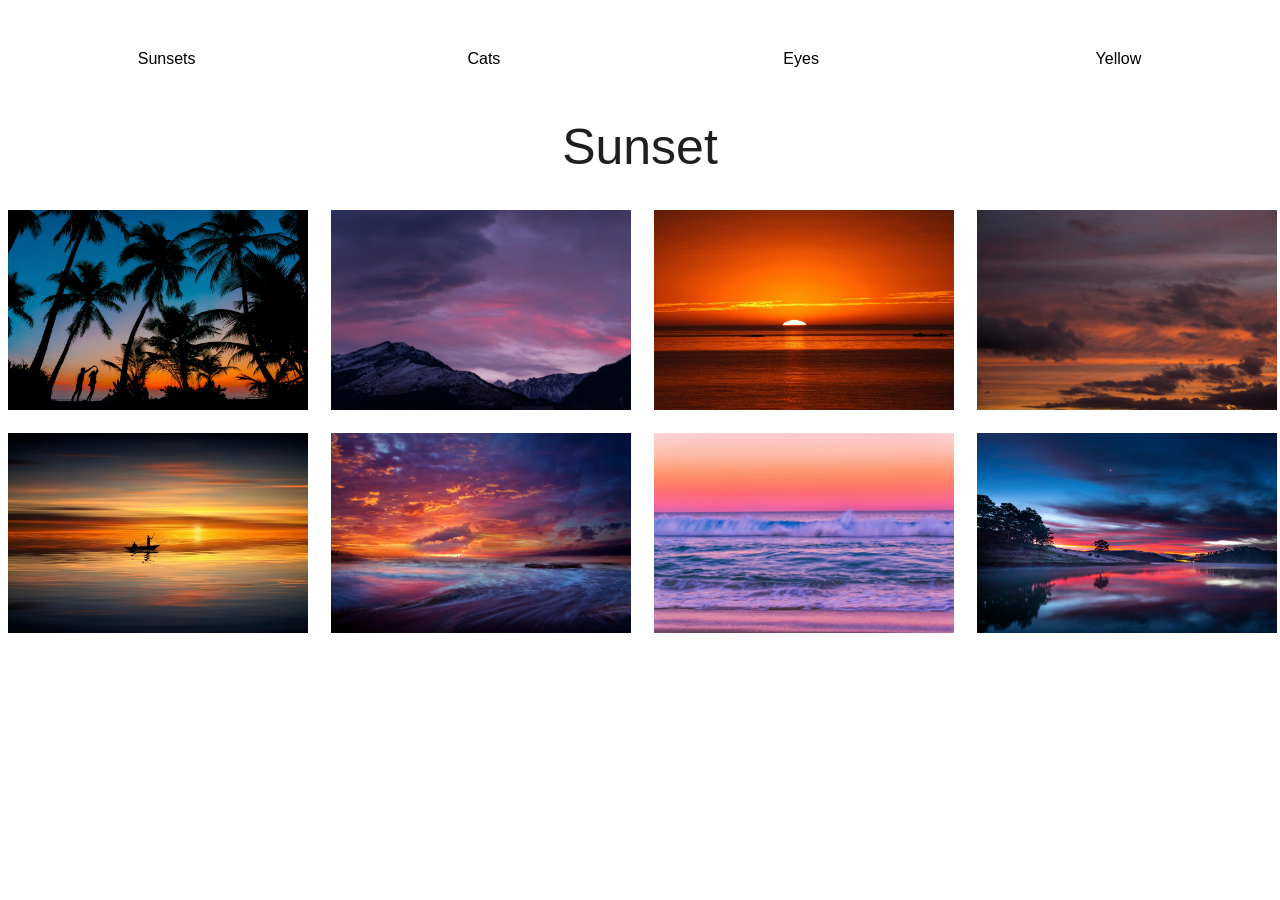
<file: index.html>
<!DOCTYPE html>
<html lang="en">

<head>
  <meta charset="UTF-8">
  <meta name="viewport" content="width=device-width, initial-scale=1.0">
  <link rel="stylesheet" href="./style.css" />
  <title>CSS Grid</title>
</head>

<body>
    <header>
        <nav class="navigation">
            <a href="index.html" class="nav-link">Sunsets</a>
            <a href="index-2.html" class="nav-link">Cats</a>
            <a href="index-3.html" class="nav-link">Eyes</a>
            <a href="index-4.html" class="nav-link">Yellow</a>
        </nav>
    </header>
  <main>
    <div class="cards-container">
      <h1 class="main-title">Sunset</h1>
      <div class="cards">
        <img src="./assets/cards container-1/pexels-asadphoto-1024973.jpg" class="card">
        <img src="./assets/cards container-1/pexels-batagov-23020612.jpg" class="card">
        <img src="./assets/cards container-1/pexels-cara-denison-886614634-35684382.jpg" class="card">
        <img src="./assets/cards container-1/pexels-dominykas-2834999-5071845.jpg" class="card">
        <img src="./assets/cards container-1/pexels-jplenio-1435075.jpg" class="card">
        <img src="./assets/cards container-1/pexels-kienvirak-5213764.jpg" class="card">
        <img src="./assets/cards container-1/pexels-nicole-avagliano-1132392-2236713.jpg" class="card">
        <img src="./assets/cards container-1/pexels-quang-nguyen-vinh-222549-2131841.jpg" class="card">
      </div>
    </div>
  </main>
</body>

</html>
</file>
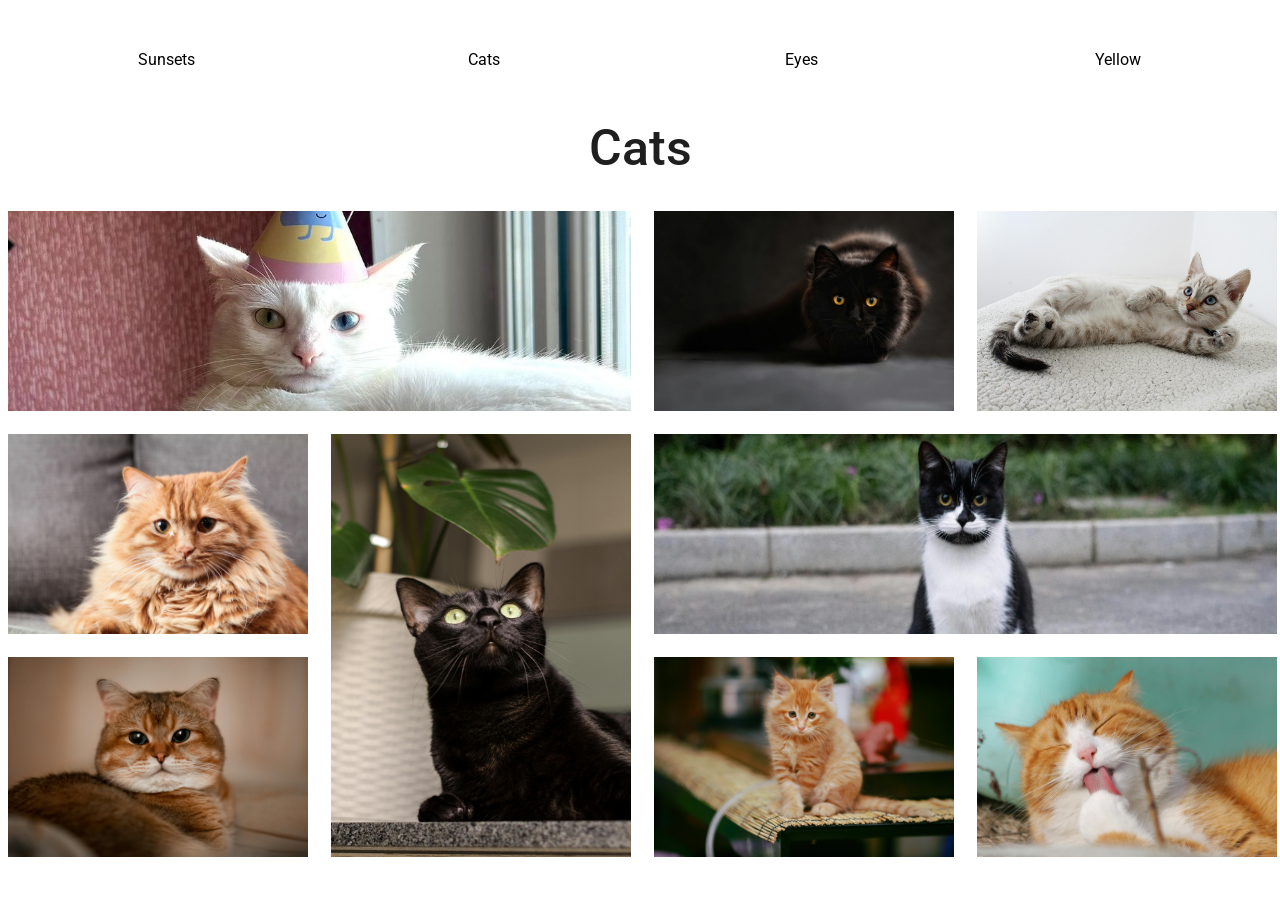
<file: index-2.html>
<!DOCTYPE html>
<html lang="en">

<head>
    <meta charset="UTF-8">
    <meta name="viewport" content="width=device-width, initial-scale=1.0">
    <link rel="preconnect" href="https://fonts.googleapis.com">
    <link rel="preconnect" href="https://fonts.gstatic.com" crossorigin>
    <link href="https://fonts.googleapis.com/css2?family=Roboto:ital,wght@0,100..900;1,100..900&display=swap"
        rel="stylesheet">
    <link rel="stylesheet" href="./style.css" />
    <title>CSS Grid</title>
</head>

<body>
    <header>
        <nav class="navigation">
            <a href="index.html" class="nav-link">Sunsets</a>
            <a href="index-2.html" class="nav-link">Cats</a>
            <a href="index-3.html" class="nav-link">Eyes</a>
            <a href="index-4.html" class="nav-link">Yellow</a>
        </nav>
    </header>
    <main>
        <div class="cards-container">
            <h1 class="main-title">Cats</h1>
            <div class="cards">
                <img src="./assets/cards container-2/1.jpg" class="card column-item">
                <img src="./assets/cards container-2/2.jpg" class="card">
                <img src="./assets/cards container-2/3.jpg" class="card">
                <img src="./assets/cards container-2/5.jpg" class="card">
                <img src="./assets/cards container-2/4.jpg" class="card row-item">
                <img src="./assets/cards container-2/6.jpg" class="card column-item">
                <img src="./assets/cards container-2/7.jpg" class="card">
                <img src="./assets/cards container-2/9.jpg" class="card">
                <img src="./assets/cards container-2/8.jpg" class="card">
            </div>
        </div>
    </main>
</body>

</html>
</file>
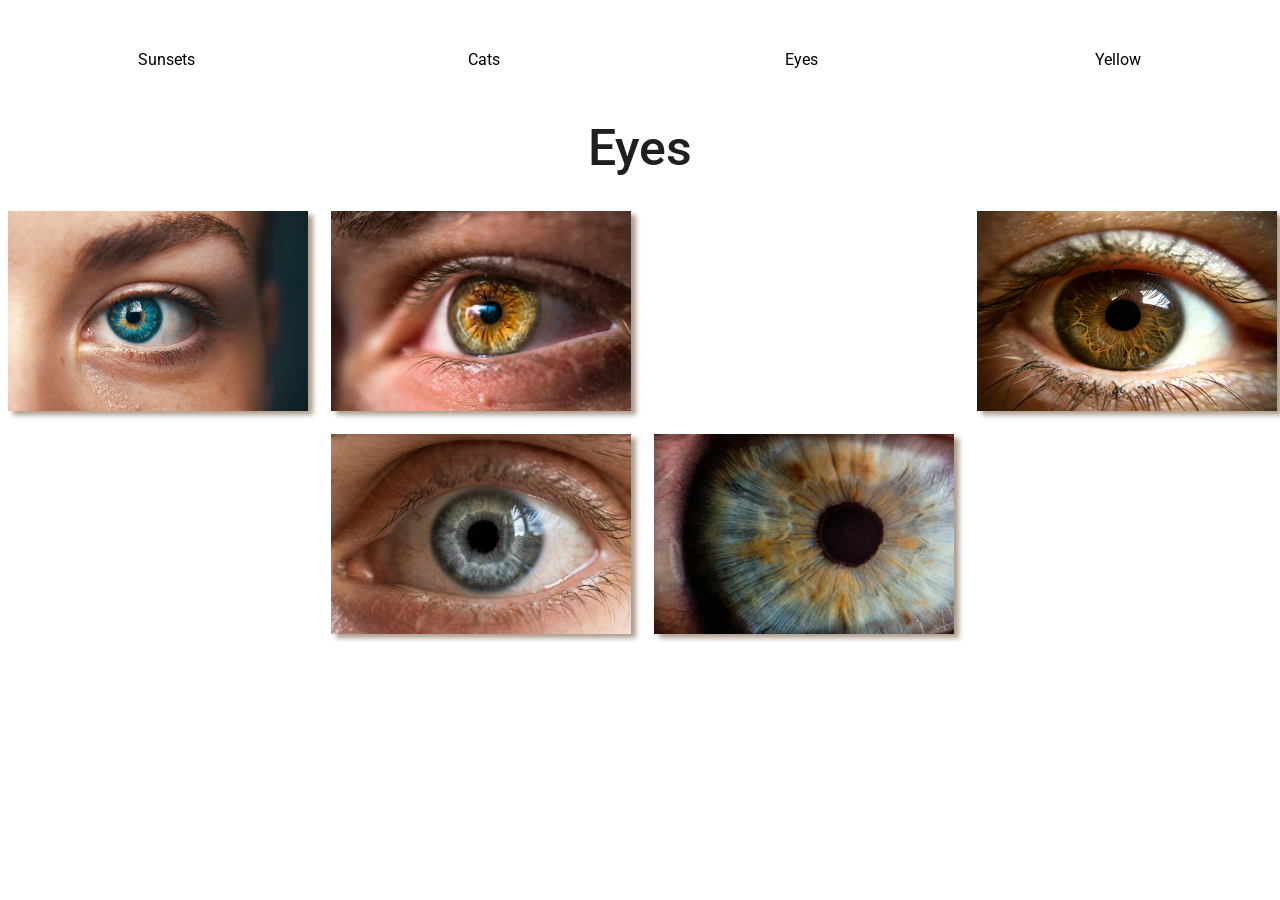
<file: index-3.html>
<!DOCTYPE html>
<html lang="en">

<head>
    <meta charset="UTF-8">
    <meta name="viewport" content="width=device-width, initial-scale=1.0">
    <link rel="preconnect" href="https://fonts.googleapis.com">
    <link rel="preconnect" href="https://fonts.gstatic.com" crossorigin>
    <link href="https://fonts.googleapis.com/css2?family=Roboto:ital,wght@0,100..900;1,100..900&display=swap"
        rel="stylesheet">
    <link rel="stylesheet" href="./style.css" />
    <title>CSS Grid</title>
</head>

<body>
    <header>
        <nav class="navigation">
            <a href="index.html" class="nav-link">Sunsets</a>
            <a href="index-2.html" class="nav-link">Cats</a>
            <a href="index-3.html" class="nav-link">Eyes</a>
            <a href="index-4.html" class="nav-link">Yellow</a>
        </nav>
    </header>
    <main>
        <div class="cards-container">
            <h1 class="main-title">Eyes</h1>
            <div class="cards">
                <img src="./assets/card container-3/amanda-dalbjorn-UbJMy92p8wk-unsplash.jpg" class="card eye">
                <img src="./assets/card container-3/joel-staveley-Uo87K3AkF-4-unsplash.jpg" class="card eye">
                <img src="./assets/card container-3/matyi-molnar-saska-Skp6UUzGhgs-unsplash.jpg" class="card eye one">
                <img src="./assets/card container-3/1.jpg" class="card eye two ">
                <img src="./assets/card container-3/v2osk-In4XVKhYaiI-unsplash.jpg" class="card eye three">
            </div>
        </div>
    </main>

</body>

</html>
</file>
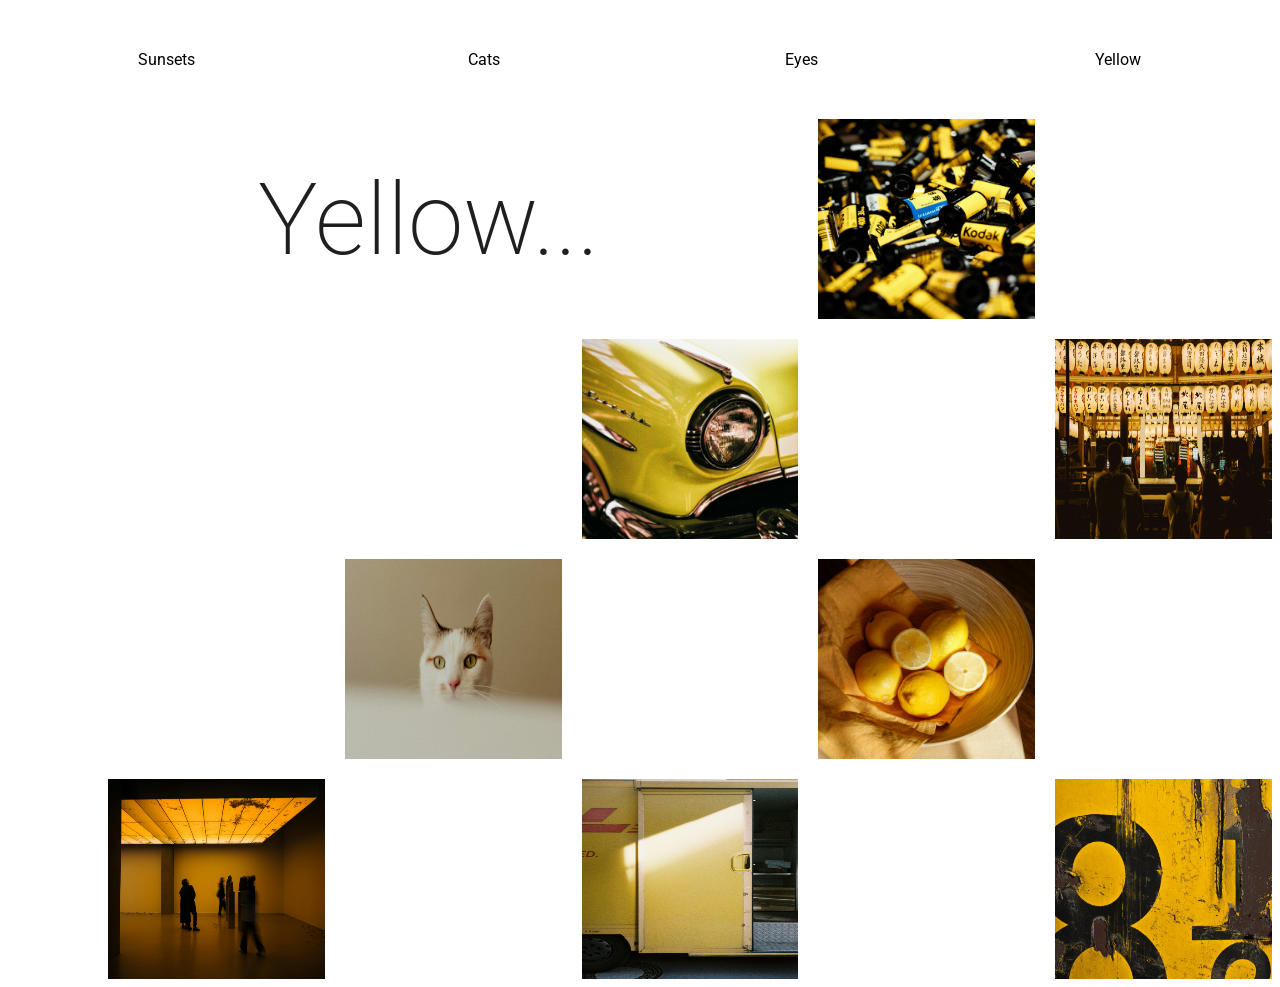
<file: index-4.html>
<!DOCTYPE html>
<html lang="en">

<head>
    <meta charset="UTF-8">
    <meta name="viewport" content="width=device-width, initial-scale=1.0">
    <link rel="preconnect" href="https://fonts.googleapis.com">
    <link rel="preconnect" href="https://fonts.gstatic.com" crossorigin>
    <link href="https://fonts.googleapis.com/css2?family=Roboto:ital,wght@0,100..900;1,100..900&display=swap"
        rel="stylesheet">
    <link rel="stylesheet" href="./style.css" />
    <title>CSS Grid</title>
</head>

<body>
    <header>
        <nav class="navigation">
            <a href="index.html" class="nav-link">Sunsets</a>
            <a href="index-2.html" class="nav-link">Cats</a>
            <a href="index-3.html" class="nav-link">Eyes</a>
            <a href="index-4.html" class="nav-link">Yellow</a>
        </nav>
    </header>
    <main>
        <div class="yellow-cards-container">
            <div class="title-yellow"><p>Yellow...</p></div>
            <img src="./assets/cards container-4/chandler-cruttenden-gMfX1tDGKgA-unsplash.jpg" class="card card-1">
            <img src="./assets/cards container-4/de-an-sun-kcfGaeMEsPE-unsplash.jpg" class="card card-2">
            <img src="./assets/cards container-4/julia-peretiatko-RPC4uZ801f8-unsplash.jpg" class="card card-3">
            <img src="./assets/cards container-4/maximilian-bungart-OiihX9WsEo8-unsplash.jpg" class="card card-4">
            <img src="./assets/cards container-4/pjh-Z1KDjagJ4xI-unsplash.jpg" class="card card-5">
            <img src="./assets/cards container-4/ramona-senfelde-xyBBgqMc8pg-unsplash.jpg" class="card card-6 ">
            <img src="./assets/cards container-4/roman-OBhrCdoB0oE-unsplash.jpg" class="card card-7">
            <img src="./assets/cards container-4/scott-rodgerson-z0MDyylvY1k-unsplash.jpg" class="card card-8 ">
        </div>
    </main>
</body>

</html>
</file>
<file: style.css>
** {
    margin: 0;
    padding: 0;
    box-sizing: border-box;
}

body {
    background: #ffffff;
    color: #1f1f1f;
}

.cards-container {
    text-align: center;
}

.cards {
    display: grid;
    grid-template-columns: repeat(4, 1fr);
    grid-auto-rows: 200px;
    grid-auto-columns: 300px;
    gap: 23px;
    /* align-items: center;*/
    margin: auto;
    width: 1269px;
}

.main-title {
    grid-column: 1 / -1;
    font-family: "Roboto", sans-serif;
    font-size: 50px;
    font-weight: 500;
    align-items: center;
}

.card {
    width: 100%;
    height: 100%;
    overflow: hidden;
    transition: transform 0.25s ease-out;
}

.card:hover {
    transform: scale(1.2);
}

.card img {
    width: 100%;
    height: 100%;
    display: block;
    object-fit: cover;
    object-position: center;
}


.navigation {
    display: grid;
    grid-template-columns: repeat(4, 1fr);
    width: 1269px;
    margin: 50px auto 50px;
    justify-items: center;
    list-style: none; 
}

.nav-link {
    width: 100px;
    border-radius: 15px;
    background-color: ffffff;
    color: black;
    font-family: "Roboto", sans-serif;
    font-size: 16px;
    text-align: center;
    text-decoration: none;
}
.nav-link:hover {
    background: linear-gradient(45deg, #ee7752, #e73c7e, #23a6d5, #23d5ab);
    background-size: 400% 400%;
    animation: gradientMove 3s ease infinite;
    color: white;
}

@keyframes gradientMove {
    0% { background-position: 0% 50%; }
    50% { background-position: 100% 50%; }
    100% { background-position: 0% 50%; }
}
.column-item {
    grid-column: span 2;
}

.row-item {
    grid-row: span 2;
}

.eye {
    box-shadow: 5px 4px 5px 0px #AC9D8D;
}

.one {
    grid-column-start: 4;
}

.two {
    grid-column-start: 2;
}

.three {
    grid-column-end: -2;
}

.yellow-cards-container {
    display: grid;
    grid-template-columns: repeat(5, 1fr);
    margin-left: 100px;
    gap: 20px;
    justify-content: flex-start;
    position: relative;
    grid-auto-rows: 200px;
}

.title-yellow {
    font-family: "Roboto", sans-serif;
    font-weight: 200;
    font-size: 100px;
    grid-column: span 3;
    padding-left: 150px;
    align-self: center;
}
.card-1 {
    grid-column: 3;
    grid-row: 2;
}

.card-2 {
    grid-row: 4;
    grid-column: 1;
}

.card-3 {
    grid-column: 4;
    grid-row: 3;
}

.card-4 {
    grid-column: 3;
    grid-row: 4
}

.card-5 {
    grid-column: 5;
    grid-row: 2
}

.card-6 {
    grid-row: 3;
    grid-column: 2;
}

.card-7 {
    grid-column-start: 4;
    grid-row: 1;
}
.card-8 {
    grid-column: 5;
    grid-row: 4;
}
</file>
